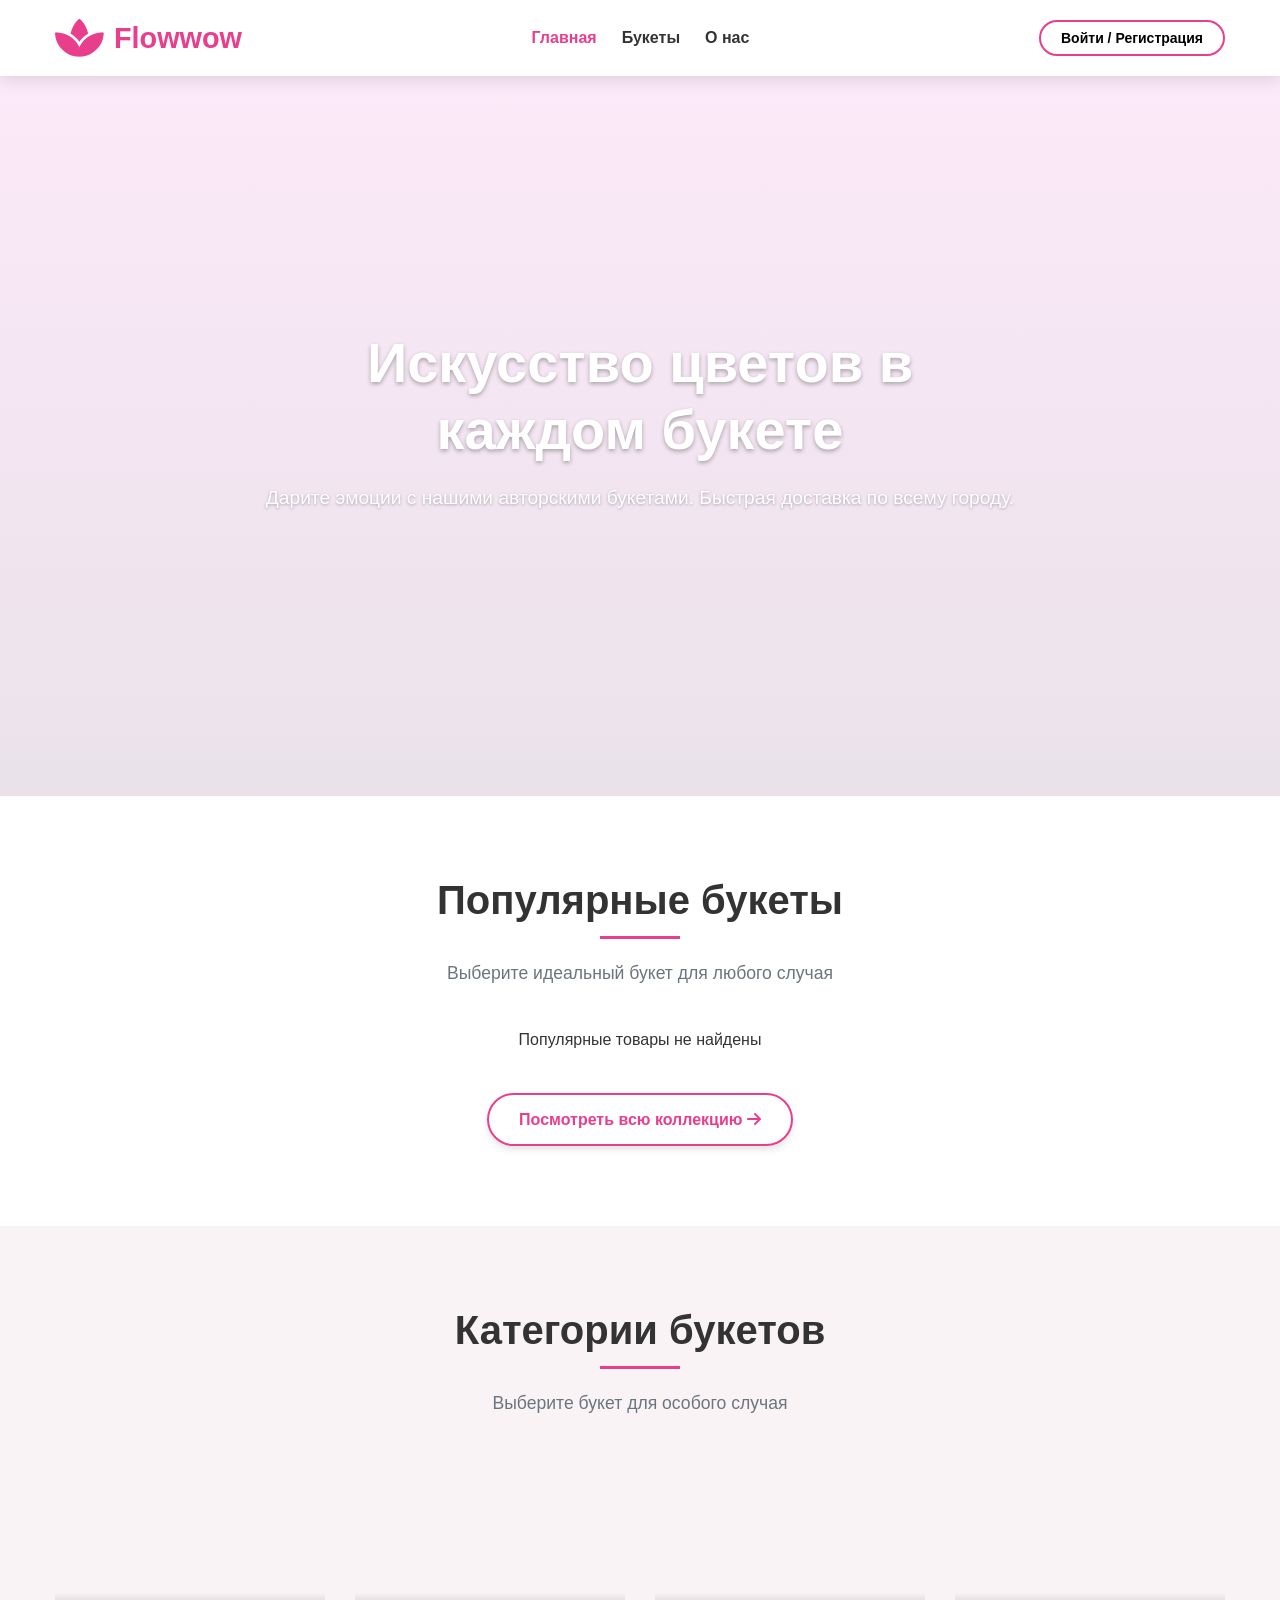
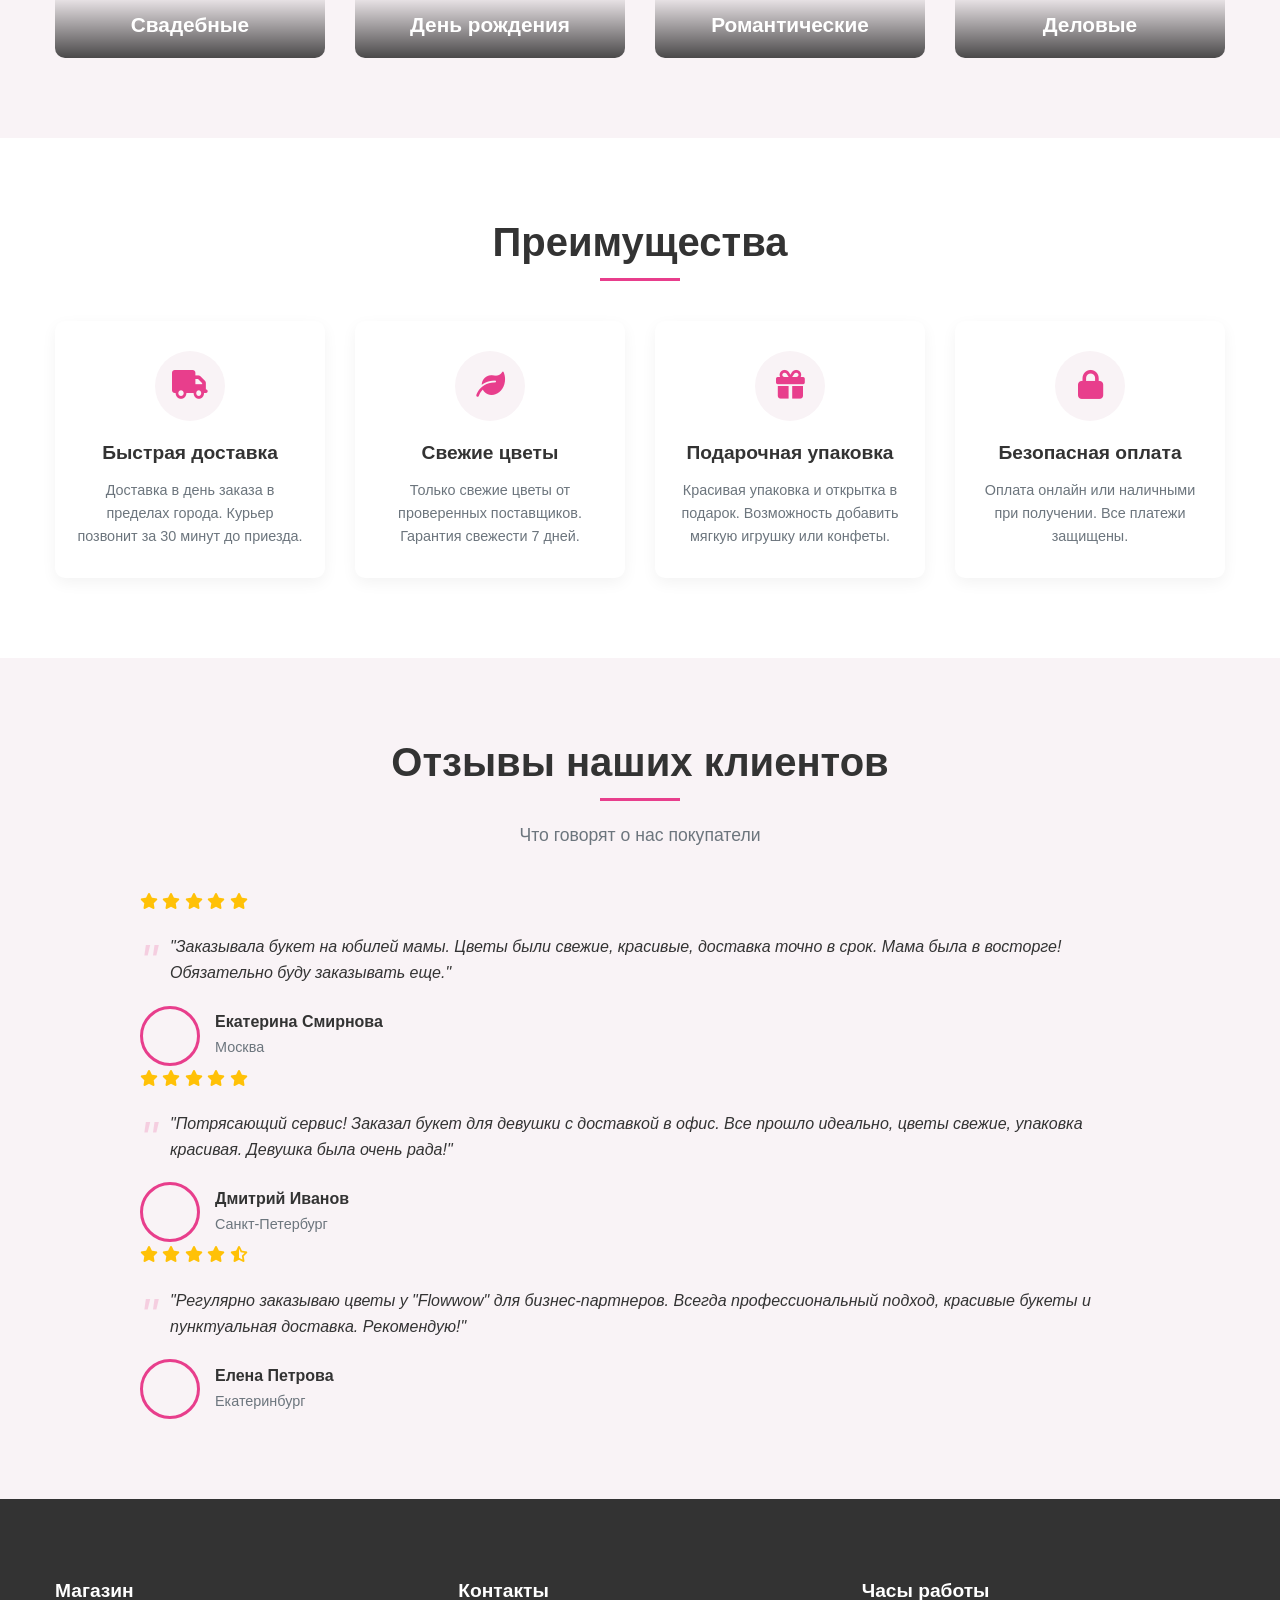
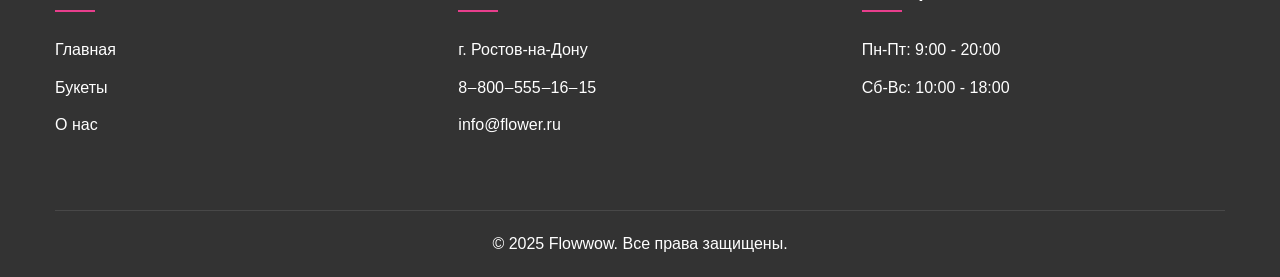
<file: flower_shop-финал работы/frontend/index.html>
<!DOCTYPE html>
<html lang="ru">
<head>
    <meta charset="UTF-8">
    <meta name="viewport" content="width=device-width, initial-scale=1.0">
    <title>Цветочная мастерская "Flowwow"</title>
    <link rel="stylesheet" href="https://cdnjs.cloudflare.com/ajax/libs/font-awesome/6.0.0-beta3/css/all.min.css">
    <link rel="stylesheet" href="css/style.css">
    <link rel="stylesheet" href="css/index.css">
</head>
<body>
    <!-- Шапка -->
    <header>
        <div class="container">
            <div class="header-top">
                <a href="index.html" class="logo">
                    <i class="fas fa-spa"></i> Flowwow 
                </a>
                <nav class="nav-main">
                    <ul>
                        <li><a href="index.html">Главная</a></li>
                        <li><a href="catalog.html">Букеты</a></li>
                        <li><a href="about.html">О нас</a></li>
                    </ul>
                </nav>
                <div class="header-icons">
                    
                </div>
                <button class="hamburger" aria-label="Меню">
                    <i class="fas fa-bars"></i>
                </button>
            </div>
        </div>
    </header>

    <!-- Герой-секция -->
    <section class="hero">
        <div class="hero-slider">
            <div class="slide active" style="background-image: linear-gradient(rgba(247, 199, 239, 0.4), rgba(202, 183, 202, 0.4)), url('https://i.pinimg.com/736x/2b/59/d3/2b59d3685de2a7461f557ccf16bdda40.jpg');">
                <div class="container">
                    <h1>Искусство цветов в каждом букете</h1>
                    <p>Дарите эмоции с нашими авторскими букетами. Быстрая доставка по всему городу.</p>
                </div>
            </div>
        </div>
    </section>

    <!-- Популярные товары -->
    <section class="popular">
        <div class="container">
            <h2 class="section-title">Популярные букеты</h2>
            <p class="section-subtitle">Выберите идеальный букет для любого случая</p>
            
            <div class="product-grid">
                
            </div>
            
            <div class="text-center" style="margin-top: 40px;">
                <a href="catalog.html" class="btn btn-outline">Посмотреть всю коллекцию <i class="fas fa-arrow-right"></i></a>
            </div>
        </div>
    </section>

    <!-- Категории -->
    <section class="categories">
        <div class="container">
            <h2 class="section-title">Категории букетов</h2>
            <p class="section-subtitle">Выберите букет для особого случая</p>
            
            <div class="category-grid">
                <a href="catalog.html?cat=wedding" class="category-card">
                    <div class="category-img" style="background-image: url('https://i.pinimg.com/736x/04/99/5d/04995d268635d11f1ee0a659525a0711.jpg');"></div>
                    <h3>Свадебные</h3>
                </a>
                
                <a href="catalog.html?cat=birthday" class="category-card">
                    <div class="category-img" style="background-image: url('https://i.pinimg.com/736x/ac/ed/d2/acedd2e2b953d0637e41e9fffdbbfee7.jpg');"></div>
                    <h3>День рождения</h3>
                </a>
                
                <a href="catalog.html?cat=romantic" class="category-card">
                    <div class="category-img" style="background-image: url('https://i.pinimg.com/736x/d9/6d/7c/d96d7c6e332d711c13acb67193b7380a.jpg');"></div>
                    <h3>Романтические</h3>
                </a>
                
                <a href="catalog.html?cat=business" class="category-card">
                    <div class="category-img" style="background-image: url('https://i.pinimg.com/736x/44/b8/fa/44b8fa8a8744b195159eb5a3a19e2919.jpg');"></div>
                    <h3>Деловые</h3>
                </a>
            </div>
        </div>
    </section>


    <!-- Преимущества -->
    <section class="features">
        <div class="container">
            <h2 class="section-title">Преимущества</h2>
            <div class="features-grid">
                <div class="feature-card">
                    <div class="feature-icon"><i class="fas fa-truck"></i></div>
                    <h3>Быстрая доставка</h3>
                    <p>Доставка в день заказа в пределах города. Курьер позвонит за 30 минут до приезда.</p>
                </div>
                <div class="feature-card">
                    <div class="feature-icon"><i class="fas fa-leaf"></i></div>
                    <h3>Свежие цветы</h3>
                    <p>Только свежие цветы от проверенных поставщиков. Гарантия свежести 7 дней.</p>
                </div>
                <div class="feature-card">
                    <div class="feature-icon"><i class="fas fa-gift"></i></div>
                    <h3>Подарочная упаковка</h3>
                    <p>Красивая упаковка и открытка в подарок. Возможность добавить мягкую игрушку или конфеты.</p>
                </div>
                <div class="feature-card">
                    <div class="feature-icon"><i class="fas fa-lock"></i></div>
                    <h3>Безопасная оплата</h3>
                    <p>Оплата онлайн или наличными при получении. Все платежи защищены.</p>
                </div>
            </div>
        </div>
    </section>

    <!-- Отзывы -->
    <section class="testimonials">
        <div class="container">
            <h2 class="section-title">Отзывы наших клиентов</h2>
            <p class="section-subtitle">Что говорят о нас покупатели</p>
            
            <div class="testimonial-slider">
                <div class="testimonial-slide active">
                    <div class="testimonial-content">
                        <div class="rating">
                            <i class="fas fa-star"></i>
                            <i class="fas fa-star"></i>
                            <i class="fas fa-star"></i>
                            <i class="fas fa-star"></i>
                            <i class="fas fa-star"></i>
                        </div>
                        <p class="testimonial-text">"Заказывала букет на юбилей мамы. Цветы были свежие, красивые, доставка точно в срок. Мама была в восторге! Обязательно буду заказывать еще."</p>
                        <div class="client-info">
                            <div class="client-photo" style="background-image: url('https://randomuser.me/api/portraits/women/43.jpg');"></div>
                            <div class="client-details">
                                <h4>Екатерина Смирнова</h4>
                                <p>Москва</p>
                            </div>
                        </div>
                    </div>
                </div>
                
                <div class="testimonial-slide">
                    <div class="testimonial-content">
                        <div class="rating">
                            <i class="fas fa-star"></i>
                            <i class="fas fa-star"></i>
                            <i class="fas fa-star"></i>
                            <i class="fas fa-star"></i>
                            <i class="fas fa-star"></i>
                        </div>
                        <p class="testimonial-text">"Потрясающий сервис! Заказал букет для девушки с доставкой в офис. Все прошло идеально, цветы свежие, упаковка красивая. Девушка была очень рада!"</p>
                        <div class="client-info">
                            <div class="client-photo" style="background-image: url('https://randomuser.me/api/portraits/men/32.jpg');"></div>
                            <div class="client-details">
                                <h4>Дмитрий Иванов</h4>
                                <p>Санкт-Петербург</p>
                            </div>
                        </div>
                    </div>
                </div>
                
                <div class="testimonial-slide">
                    <div class="testimonial-content">
                        <div class="rating">
                            <i class="fas fa-star"></i>
                            <i class="fas fa-star"></i>
                            <i class="fas fa-star"></i>
                            <i class="fas fa-star"></i>
                            <i class="fas fa-star-half-alt"></i>
                        </div>
                        <p class="testimonial-text">"Регулярно заказываю цветы у "Flowwow" для бизнес-партнеров. Всегда профессиональный подход, красивые букеты и пунктуальная доставка. Рекомендую!"</p>
                        <div class="client-info">
                            <div class="client-photo" style="background-image: url('https://randomuser.me/api/portraits/women/65.jpg');"></div>
                            <div class="client-details">
                                <h4>Елена Петрова</h4>
                                <p>Екатеринбург</p>
                            </div>
                        </div>
                    </div>
                </div>
            </div>
        </div>
    </section>

    <!-- Подвал -->
    <footer>
        <div class="container">
            <div class="footer-content">
                <div class="footer-column">
                    <h3>Магазин</h3>
                    <ul>
                        <li><a href="index.html">Главная</a></li>
                        <li><a href="catalog.html">Букеты</a></li>
                        <li><a href="about.html">О нас</a></li>
                    </ul>
                </div>
                <div class="footer-column">
                    <h3>Контакты</h3>
                    <ul>
                        <li> г. Ростов-на-Дону</li>
                        <li>8‒800‒555‒16‒15</li>
                        <li>info@flower.ru</li>
                    </ul>
                </div>
                <div class="footer-column">
                    <h3>Часы работы</h3>
                    <ul>
                        <li>Пн-Пт: 9:00 - 20:00</li>
                        <li>Сб-Вс: 10:00 - 18:00</li>
                    </ul>
                </div>
            </div>
            <div class="copyright">
                <p>© 2025 Flowwow. Все права защищены.</p>
            </div>
        </div>
    </footer>

    <!-- модальное окно авторизации -->
    <div id="auth-modal" class="auth-modal-overlay">
        <div class="auth-modal-container">
            <button class="auth-modal-close">&times;</button>
            <div class="auth-modal-header">
                <div class="auth-tabs">
                    <button class="auth-tab active" data-tab="login">Вход</button>
                    <button class="auth-tab" data-tab="register">Регистрация</button>
                </div>
            </div>
            <div class="auth-modal-body">
                <!-- форма входа -->
                <form id="login-form" class="auth-form">
                    <div class="auth-form-field">
                        <label>Логин</label>
                        <input type="text" id="login-username" required maxlength="20">
                    </div>
                    <div class="auth-form-field">
                        <label>Пароль</label>
                        <input type="password" id="login-password" required maxlength="30">
                    </div>
                    <div class="auth-error" id="login-error"></div>
                    <button type="submit" class="auth-submit-btn">Войти</button>
                </form>
                
                <!-- форма регистрации -->
                <form id="register-form" class="auth-form hidden">
                    <div class="auth-form-field">
                        <label>Логин</label>
                        <input type="text" id="register-username" required maxlength="20">
                    </div>
                    <div class="auth-form-field">
                        <label>Пароль</label>
                        <input type="password" id="register-password" required maxlength="30">
                    </div>
                    <div class="auth-error" id="register-error"></div>
                    <button type="submit" class="auth-submit-btn">Зарегистрироваться</button>
                </form>
            </div>
        </div>
    </div>
    <!--Редактирование профиля-->
    <div id="profile-modal" class="auth-modal-overlay">
        <div class="auth-modal-container">
            <button class="auth-modal-close" id="closeProfileModalBtn">&times;</button>
            <div class="auth-modal-header">
                <h2 class="profile-modal-title">Редактировать профиль</h2>
            </div>
            <div class="auth-modal-body">
                <div class="avatar-section">
                    <img id="modalAvatarPreview" class="current-avatar-large" alt="Аватар">
                    <input type="file" id="avatarUpload" accept="image/*" style="display: none;">
                    <button class="avatar-upload-btn" id="uploadAvatarBtn">Загрузить фото</button>
                </div>
                <div class="profile-form-field">
                    <label>Логин</label>
                    <input type="text" id="profile-username" class="profile-username-readonly" required maxlength="20" readonly>
                </div>
                <div class="profile-form-field">
                    <label>Текущий пароль</label>
                    <input type="password" id="currentPassword" placeholder="Введите текущий пароль"  required maxlength="30">
                </div>
                <div class="profile-form-field">
                    <label>Новый пароль</label>
                    <input type="password" id="newPassword" placeholder="Введите новый пароль" required maxlength="30">
                </div>
                <div class="profile-form-field">
                    <label>Подтвердите новый пароль</label>
                    <input type="password" id="confirmPassword" placeholder="Подтвердите новый пароль" required maxlength="30">
                </div>
            </div>
        <div class="auth-modal-footer">
            <button class="profile-modal-btn profile-modal-btn-cancel" id="cancelProfileModalBtn">Отмена</button>
            <button class="profile-modal-btn profile-modal-btn-save" id="saveProfileBtn">Сохранить</button>
        </div>
        </div>
    </div>
    <script src="js/config.js"></script>
    <script src="js/auth.js"></script>
    <script src="js/index.js"></script>
    <script src="js/script.js"></script>
    <script src="js/catalog.js"></script>
    <script src="js/order-modal.js"></script>
</body>
</html>
</file>
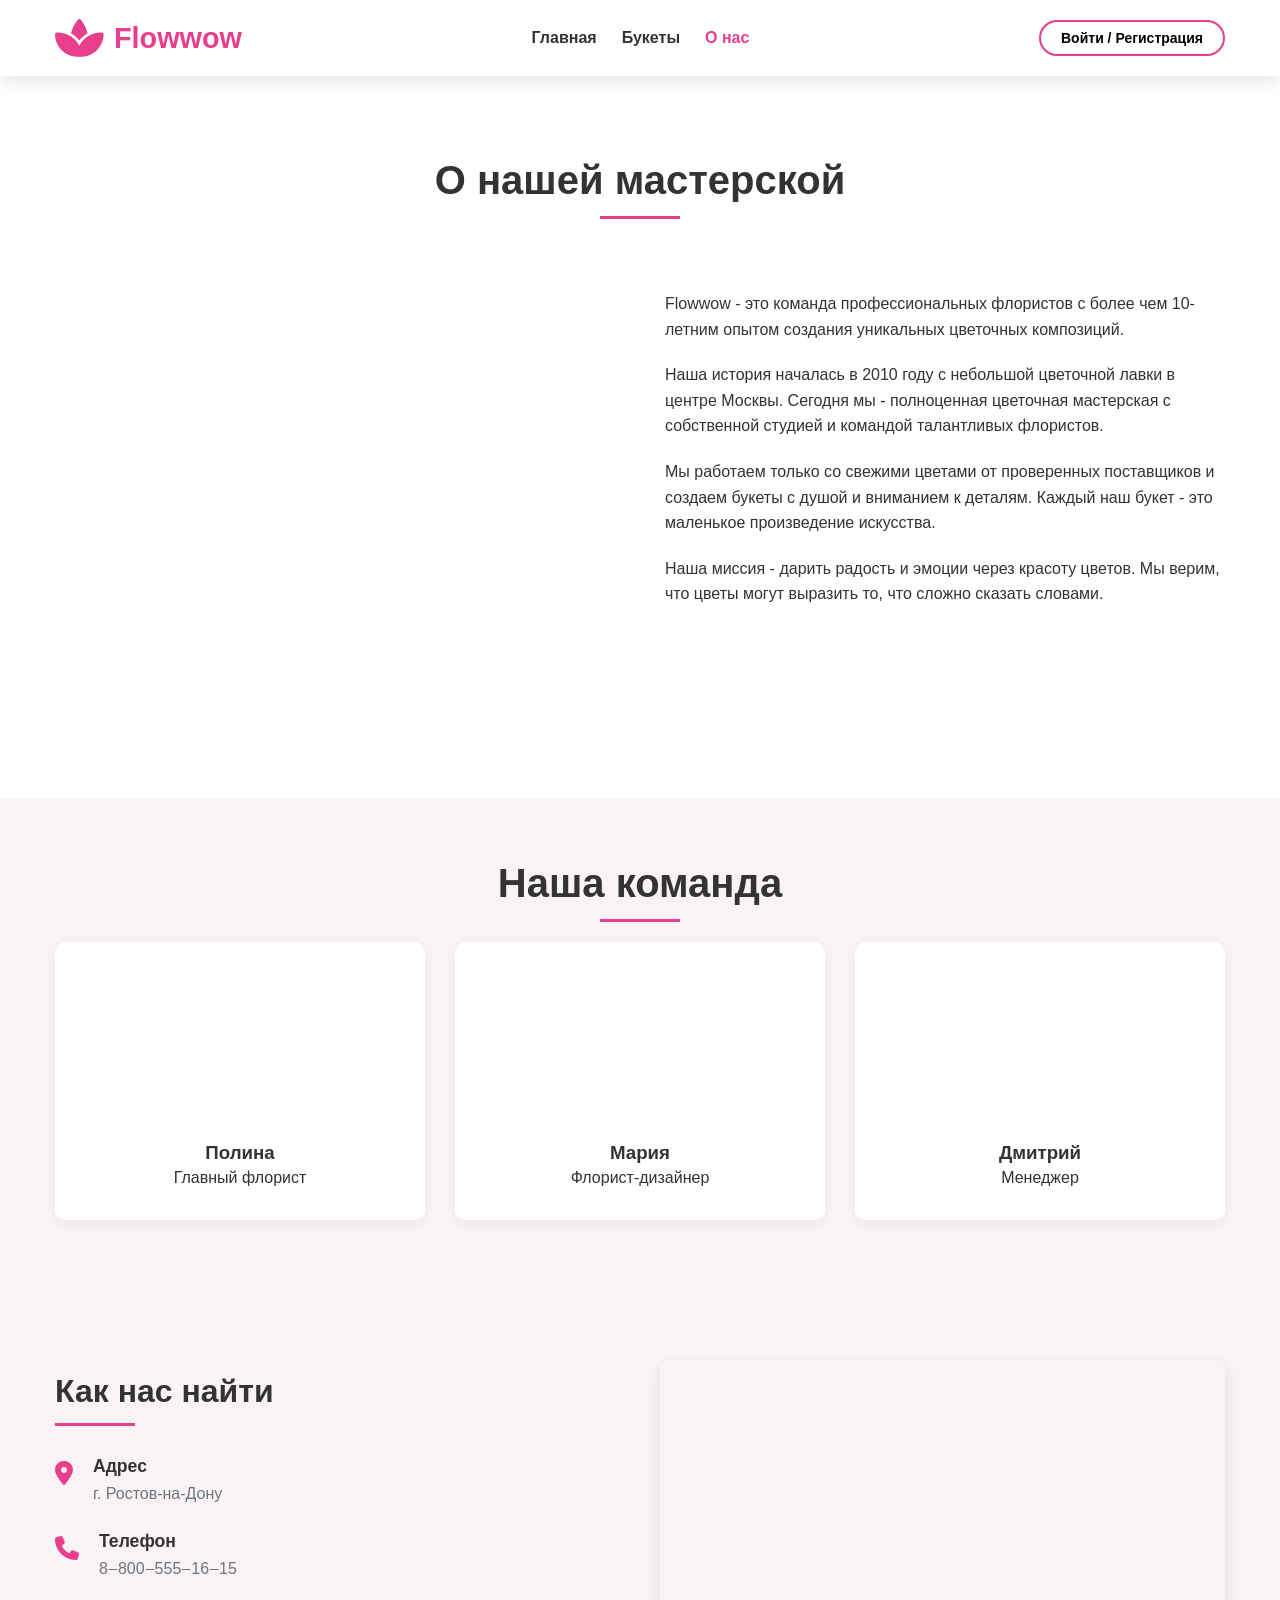
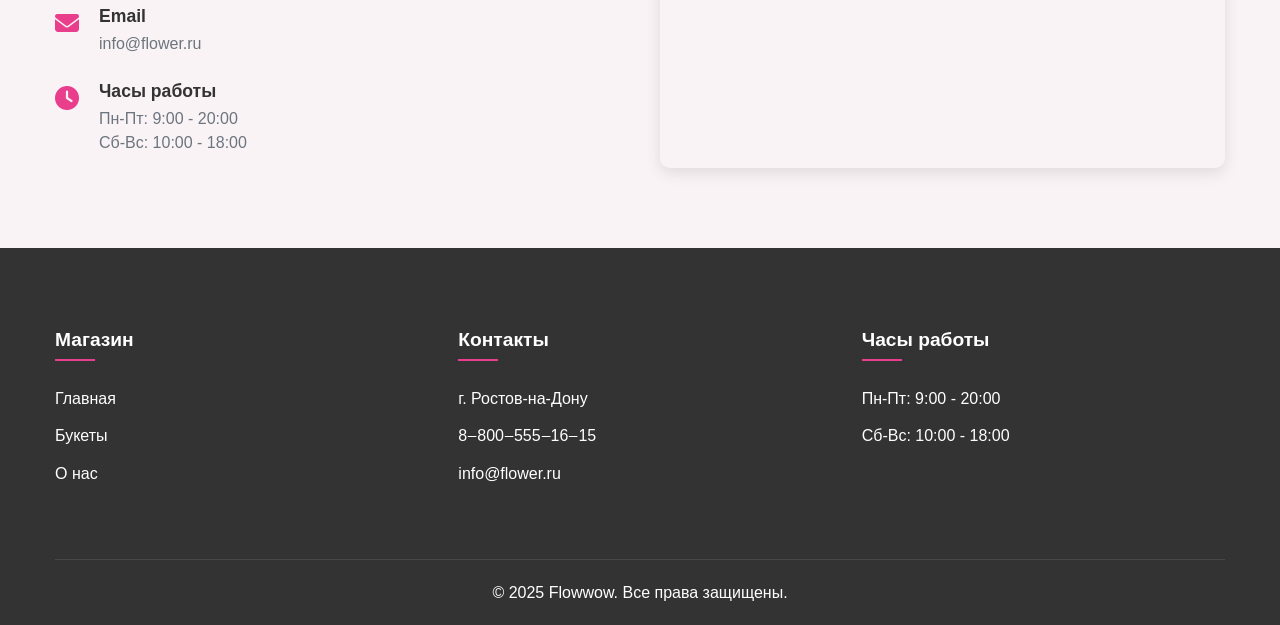
<file: flower_shop-финал работы/frontend/about.html>
<!DOCTYPE html>
<html lang="ru">
<head>
    <meta charset="UTF-8">
    <meta name="viewport" content="width=device-width, initial-scale=1.0">
    <title>О нас - Flowwow </title>
    <link rel="stylesheet" href="css/style.css">
    <link rel="stylesheet" href="css/about.css">
    <link rel="stylesheet" href="https://cdnjs.cloudflare.com/ajax/libs/font-awesome/6.4.0/css/all.min.css">
</head>
<body>
    <!-- Шапка -->
    <header>
        <div class="container">
            <div class="header-top">
                <a href="index.html" class="logo">
                    <i class="fas fa-spa"></i> Flowwow 
                </a>
                <nav class="nav-main">
                    <ul>
                        <li><a href="index.html">Главная</a></li>
                        <li><a href="catalog.html">Букеты</a></li>
                        <li><a href="about.html">О нас</a></li>
                    </ul>
                </nav>
                <div class="header-icons">
                    
                </div>
                <button class="hamburger" aria-label="Меню">
                    <i class="fas fa-bars"></i>
                </button>
            </div>
        </div>
    </header>

    <!-- О нас -->
    <section class="about-page">
        <div class="container">
            <h1 class="page-title">О нашей мастерской</h1>
            <div class="about-content">
                <div class="about-img" style="background-image: url('https://i.pinimg.com/736x/40/78/4f/40784f0ccab353251335751f474581e7.jpg');"></div>
                <div class="about-text">
                    <p>Flowwow - это команда профессиональных флористов с более чем 10-летним опытом создания уникальных цветочных композиций.</p>
                    <p>Наша история началась в 2010 году с небольшой цветочной лавки в центре Москвы. Сегодня мы - полноценная цветочная мастерская с собственной студией и командой талантливых флористов.</p>
                    <p>Мы работаем только со свежими цветами от проверенных поставщиков и создаем букеты с душой и вниманием к деталям. Каждый наш букет - это маленькое произведение искусства.</p>
                    <p>Наша миссия - дарить радость и эмоции через красоту цветов. Мы верим, что цветы могут выразить то, что сложно сказать словами.</p>
                </div>
            </div>
        </div>
    </section>

    <!-- Наша команда -->
    <section class="team">
        <div class="container">
            <h2 class="section-title">Наша команда</h2>
            <div class="team-grid">
                <div class="team-member">
                    <div class="member-photo" style="background-image: url('https://i.pinimg.com/736x/1e/a3/6d/1ea36d5bb25523c8d877f9c58b48bfa3.jpg');"></div>
                    <h3>Полина</h3>
                    <p>Главный флорист</p>
                </div>
                <div class="team-member">
                    <div class="member-photo" style="background-image: url('https://i.pinimg.com/736x/21/b7/ae/21b7ae162182f17922ac5b193161d1c4.jpg');"></div>
                    <h3>Мария</h3>
                    <p>Флорист-дизайнер</p>
                </div>
                <div class="team-member">
                    <div class="member-photo" style="background-image: url('https://i.pinimg.com/736x/47/b4/08/47b408d514b99960bd5041e7f9153e3f.jpg');"></div>
                    <h3>Дмитрий</h3>
                    <p>Менеджер</p>
                </div>
            </div>
        </div>
    </section>

        <!-- Контакты и карта -->
        <section class="map-section bg-soft-blue">
            <div class="container">
              <div class="map-container">
                <div class="map-info">
                  <h2>Как нас найти</h2>
                  <div class="contact-details">
                    <div class="contact-item">
                      <i class="fas fa-map-marker-alt"></i>
                      <div>
                        <h3>Адрес</h3>
                        <p>г. Ростов-на-Дону</p>
                      </div>
                    </div>
                    
                    <div class="contact-item">
                      <i class="fas fa-phone"></i>
                      <div>
                        <h3>Телефон</h3>
                        <p>8‒800‒555‒16‒15</p>
                      </div>
                    </div>
                    
                    <div class="contact-item">
                      <i class="fas fa-envelope"></i>
                      <div>
                        <h3>Email</h3>
                        <p>info@flower.ru</p>
                      </div>
                    </div>
                    
                    <div class="contact-item">
                      <i class="fas fa-clock"></i>
                      <div>
                        <h3>Часы работы</h3>
                        <p>Пн-Пт: 9:00 - 20:00<br>Сб-Вс: 10:00 - 18:00</p>
                      </div>
                    </div>
                  </div>
                </div>
                
                <div class="map-wrapper">
                  <iframe 
                    src="https://yandex.ru/map-widget/v1/?um=constructor%3A1a2b3c4d5e6f7g8h9i0j1k2l3m4n5o6p&amp;source=constructor" 
                    width="100%" 
                    height="400" 
                    frameborder="0"
                    style="border-radius: 8px;"
                  ></iframe>
                </div>
              </div>
            </div>
          </section>

    <!-- Подвал -->
    <footer>
        <div class="container">
            <div class="footer-content">
                <div class="footer-column">
                    <h3>Магазин</h3>
                    <ul>
                        <li><a href="index.html">Главная</a></li>
                        <li><a href="catalog.html">Букеты</a></li>
                        <li><a href="about.html">О нас</a></li>
                    </ul>
                </div>
                <div class="footer-column">
                    <h3>Контакты</h3>
                    <ul>
                        <li> г. Ростов-на-Дону</li>
                        <li>8‒800‒555‒16‒15</li>
                        <li>info@flower.ru</li>
                    </ul>
                </div>
                <div class="footer-column">
                    <h3>Часы работы</h3>
                    <ul>
                        <li>Пн-Пт: 9:00 - 20:00</li>
                        <li>Сб-Вс: 10:00 - 18:00</li>
                    </ul>
                </div>
            </div>
            <div class="copyright">
                <p>© 2025 Flowwow. Все права защищены.</p>
            </div>
        </div>
    </footer>

    <!-- модальное окно авторизации -->
    <div id="auth-modal" class="auth-modal-overlay">
        <div class="auth-modal-container">
            <button class="auth-modal-close">&times;</button>
            <div class="auth-modal-header">
                <div class="auth-tabs">
                    <button class="auth-tab active" data-tab="login">Вход</button>
                    <button class="auth-tab" data-tab="register">Регистрация</button>
                </div>
            </div>
            <div class="auth-modal-body">
                <!-- форма входа -->
                <form id="login-form" class="auth-form">
                    <div class="auth-form-field">
                        <label>Логин</label>
                        <input type="text" id="login-username" required maxlength="20">
                    </div>
                    <div class="auth-form-field">
                        <label>Пароль</label>
                        <input type="password" id="login-password" required maxlength="30">
                    </div>
                    <div class="auth-error" id="login-error"></div>
                    <button type="submit" class="auth-submit-btn">Войти</button>
                </form>
                
                <!-- форма регистрации -->
                <form id="register-form" class="auth-form hidden">
                    <div class="auth-form-field">
                        <label>Логин</label>
                        <input type="text" id="register-username" required maxlength="20">
                    </div>
                    <div class="auth-form-field">
                        <label>Пароль</label>
                        <input type="password" id="register-password" required maxlength="30">
                    </div>
                    <div class="auth-error" id="register-error"></div>
                    <button type="submit" class="auth-submit-btn">Зарегистрироваться</button>
                </form>
            </div>
        </div>
    </div>

    <!--Редактирование профиля-->
    <div id="profile-modal" class="auth-modal-overlay">
        <div class="auth-modal-container">
            <button class="auth-modal-close" id="closeProfileModalBtn">&times;</button>
            <div class="auth-modal-header">
                <h2 class="profile-modal-title">Редактировать профиль</h2>
            </div>
            <div class="auth-modal-body">
                <div class="avatar-section">
                    <img id="modalAvatarPreview" class="current-avatar-large" alt="Аватар">
                    <input type="file" id="avatarUpload" accept="image/*" style="display: none;">
                    <button class="avatar-upload-btn" id="uploadAvatarBtn">Загрузить фото</button>
                </div>
                <div class="profile-form-field">
                    <label>Логин</label>
                    <input type="text" id="profile-username" class="profile-username-readonly" required maxlength="20" readonly>
                <div class="profile-form-field">
                    <label>Текущий пароль</label>
                    <input type="password" id="currentPassword" placeholder="Введите текущий пароль" required maxlength="30">
                </div>
                <div class="profile-form-field">
                    <label>Новый пароль</label>
                    <input type="password" id="newPassword" placeholder="Введите новый пароль" required maxlength="30">
                </div>
                <div class="profile-form-field">
                    <label>Подтвердите новый пароль</label>
                    <input type="password" id="confirmPassword" placeholder="Подтвердите новый пароль" required maxlength="30">
                </div>
            </div>
            <div class="auth-modal-footer">
                <button class="profile-modal-btn profile-modal-btn-cancel" id="cancelProfileModalBtn">Отмена</button>
                <button class="profile-modal-btn profile-modal-btn-save" id="saveProfileBtn">Сохранить</button>
            </div>
        </div>
    </div>
    <script src="js/config.js"></script>
    <script src="js/auth.js"></script>
    <script src="js/script.js"></script>
</body>
</html>
</file>
<file: flower_shop-финал работы/frontend/css/style.css>
/* Reset и базовые стили */
:root {
    --primary-color: #e83e8c;
    --primary-hover: #d12d7b;
    --secondary-color: #6c757d;
    --light-color: #f9f3f6;
    --dark-color: #333;
    --white: #fff;
    --gray-light: #eee;
    --shadow: 0 5px 15px rgba(0, 0, 0, 0.1);
    --transition: all 0.3s ease;
  }
  
  * {
    margin: 0;
    padding: 0;
    box-sizing: border-box;
  }
  
  body {
    font-family: 'Segoe UI', 'Roboto', 'Helvetica Neue', Arial, sans-serif;
    color: var(--dark-color);
    line-height: 1.6;
    background-color: var(--white);
    overflow-x: hidden;
  }
  
  h1, h2, h3, h4 {
    font-weight: 700;
    line-height: 1.2;
  }
  
  a {
    text-decoration: none;
    color: inherit;
    transition: var(--transition);
  }
  
  ul {
    list-style: none;
  }
  
  img {
    max-width: 100%;
    height: auto;
  }
  
  .container {
    width: 100%;
    max-width: 1200px;
    margin: 0 auto;
    padding: 0 15px;
  }
  
  /* Кнопки и элементы интерфейса */
  .btn {
    display: inline-block;
    background-color: var(--primary-color);
    color: var(--white);
    padding: 12px 30px;
    border-radius: 30px;
    font-weight: 600;
    transition: var(--transition);
    border: none;
    cursor: pointer;
    text-align: center;
    box-shadow: 0 4px 6px rgba(0, 0, 0, 0.1);
  }
  
  .btn:hover {
    background-color: var(--primary-hover);
    transform: translateY(-2px);
    box-shadow: 0 6px 8px rgba(0, 0, 0, 0.15);
  }
  
  .btn-small {
    padding: 8px 20px;
    font-size: 14px;
  }
  
  .btn-outline {
    background-color: transparent;
    border: 2px solid var(--primary-color);
    color: var(--primary-color);
  }
  
  .btn-outline:hover {
    background-color: var(--primary-color);
    color: var(--white);
  }
  
  .section-title {
    text-align: center;
    margin-bottom: 20px;
    font-size: 2.5rem;
    color: var(--dark-color);
    position: relative;
    padding-bottom: 15px;
  }
  
  .section-title::after {
    content: '';
    position: absolute;
    bottom: 0;
    left: 50%;
    transform: translateX(-50%);
    width: 80px;
    height: 3px;
    background-color: var(--primary-color);
  }
  
  .section-subtitle {
    text-align: center;
    margin-bottom: 40px;
    font-size: 1.1rem;
    color: var(--secondary-color);
    max-width: 700px;
    margin-left: auto;
    margin-right: auto;
  }
  
  .text-center {
    text-align: center;
  }
  
  /* Шапка */
  header {
    background-color: var(--white);
    box-shadow: var(--shadow);
    position: sticky;
    top: 0;
    z-index: 1000;
    transition: var(--transition);
  }
  
  .header-top {
    display: flex;
    justify-content: space-between;
    align-items: center;
    padding: 15px 0;
  }
  
  .logo {
    font-size: 1.8rem;
    font-weight: 700;
    color: var(--primary-color);
    display: flex;
    align-items: center;
    gap: 10px;
  }
  
  .logo i {
    font-size: 1.5em;
  }
  
  .nav-main ul {
    display: flex;
    gap: 25px;
  }
  
  .nav-main a {
    font-weight: 600;
    padding: 5px 0;
    position: relative;
  }
  
  .nav-main a::after {
    content: '';
    position: absolute;
    bottom: 0;
    left: 0;
    width: 0;
    height: 2px;
    background-color: var(--primary-color);
    transition: var(--transition);
  }
  
  .nav-main a:hover::after {
    width: 100%;
  }
  
  .header-icons {
    display: flex;
    align-items: center;
    gap: 20px;
  }
  
  .header-icons a {
    display: flex;
    align-items: center;
    gap: 5px;
    font-weight: 600;
  }
  
  .cart-icon {
    position: relative;
  }
  
  .cart-count {
    position: absolute;
    top: -8px;
    right: -8px;
    background-color: var(--primary-color);
    color: var(--white);
    border-radius: 50%;
    width: 18px;
    height: 18px;
    display: flex;
    align-items: center;
    justify-content: center;
    font-size: 10px;
    font-weight: bold;
  }
  
  .hamburger {
    display: none;
    background: none;
    border: none;
    font-size: 1.5rem;
    color: var(--dark-color);
    cursor: pointer;
  }
  
  /* Подвал */
  footer {
    background-color: var(--dark-color);
    color: var(--white);
    padding: 80px 0 20px;
  }
  
  .footer-content {
    display: grid;
    grid-template-columns: repeat(auto-fit, minmax(250px, 1fr));
    gap: 40px;
    margin-bottom: 60px;
  }
  
  .footer-column h3 {
    margin-bottom: 25px;
    font-size: 1.2rem;
    position: relative;
    padding-bottom: 10px;
  }
  
  .footer-column h3::after {
    content: '';
    position: absolute;
    bottom: 0;
    left: 0;
    width: 40px;
    height: 2px;
    background-color: var(--primary-color);
  }
  
  .footer-column ul li {
    margin-bottom: 12px;
  }
  
  .footer-column ul li a:hover {
    color: var(--primary-color);
    padding-left: 5px;
  }
  
  .footer-column i {
    margin-right: 10px;
    width: 20px;
    text-align: center;
    color: var(--primary-color);
  }
  
  .footer-social {
    display: flex;
    gap: 15px;
    margin-top: 20px;
  }
  
  .footer-social a {
    display: flex;
    align-items: center;
    justify-content: center;
    width: 40px;
    height: 40px;
    border-radius: 50%;
    background-color: rgba(255, 255, 255, 0.1);
    color: var(--white);
    transition: var(--transition);
  }
  
  .footer-social a:hover {
    background-color: var(--primary-color);
    transform: translateY(-3px);
  }
  
  .footer-payment {
    display: flex;
    gap: 15px;
    margin-top: 20px;
    font-size: 1.8rem;
  }
  
  .footer-bottom {
    display: flex;
    justify-content: space-between;
    align-items: center;
    padding-top: 20px;
    border-top: 1px solid rgba(255, 255, 255, 0.1);
  }
  
  .footer-app {
    display: flex;
    gap: 15px;
  }
  
  .footer-app img {
    height: 40px;
    border-radius: 5px;
  }
  
  .copyright {
    text-align: center;
    padding-top: 20px;
    border-top: 1px solid rgba(255, 255, 255, 0.1);
  }  
  /* Модальное окно */
  .modal {
    position: fixed;
    top: 0;
    left: 0;
    width: 100%;
    height: 100%;
    background-color: rgba(0, 0, 0, 0.7);
    display: flex;
    align-items: center;
    justify-content: center;
    opacity: 0;
    visibility: hidden;
    transition: var(--transition);
    z-index: 1000;
  }
  
  .modal.active {
    opacity: 1;
    visibility: visible;
  }
  
  .modal-content {
    background-color: var(--white);
    border-radius: 10px;
    max-width: 800px;
    width: 90%;
    max-height: 90vh;
    overflow-y: auto;
    position: relative;
    box-shadow: 0 10px 30px rgba(0, 0, 0, 0.3);
    animation: modalFadeIn 0.3s ease;
  }
  
  .modal-close {
    position: absolute;
    top: 15px;
    right: 15px;
    background: none;
    border: none;
    font-size: 1.5rem;
    cursor: pointer;
    color: var(--secondary-color);
    transition: var(--transition);
  }
  
  .modal-close:hover {
    color: var(--primary-color);
    transform: rotate(90deg);
  }
  
  .modal-body {
    padding: 40px;
  }
  
  /* Модальное окно заказа */
  .order-modal .modal-content {
      max-width: 500px;
  }

  .order-form {
      display: flex;
      flex-direction: column;
  }

  .order-form-field {
      margin-bottom: 15px;
  }

  .order-form-label {
      display: block;
      margin-bottom: 5px;
      font-weight: 600;
  }

  .order-form-input,
  .order-form-textarea {
      width: 100%;
      padding: 10px;
      border: 1px solid #ddd;
      border-radius: 5px;
      font-family: inherit;
      box-sizing: border-box;
  }

  .order-form-textarea {
      resize: vertical;
      min-height: 80px;
      max-height: 200px;
  }

  .order-form-input:focus,
  .order-form-textarea:focus {
      outline: none;
      border-color: var(--primary-color);
  }

  .order-product-info {
      margin-bottom: 20px;
      padding: 15px;
      background: var(--light-color);
      border-radius: 8px;
  }

  .order-product-title {
      margin-bottom: 10px;
  }

  .order-product-details {
      display: flex;
      gap: 15px;
      align-items: center;
  }

  .order-product-image {
      width: 60px;
      height: 60px;
      object-fit: cover;
      border-radius: 8px;
  }

  .order-product-name {
      font-weight: 600;
      margin-bottom: 5px;
  }

  .order-product-price {
      color: var(--primary-color);
      font-weight: 600;
  }

  .order-submit-btn {
      width: 100%;
  }

  .order-modal-title {
      text-align: center;
      margin-bottom: 25px;
  }
  
  /* Анимации */
  @keyframes fadeInUp {
    from {
      opacity: 0;
      transform: translateY(20px);
    }
    to {
      opacity: 1;
      transform: translateY(0);
    }
  }
  
  @keyframes modalFadeIn {
    from {
      opacity: 0;
      transform: translateY(-20px);
    }
    to {
      opacity: 1;
      transform: translateY(0);
    }
  }
  
  /*Вход/Регистрация*/
  .auth-modal-overlay {
      position: fixed;
      top: 0;
      left: 0;
      width: 100%;
      height: 100%;
      background-color: rgba(0, 0, 0, 0.5);
      display: flex;
      justify-content: center;
      align-items: center;
      z-index: 1000;
      opacity: 0;
      visibility: hidden;
      transition: all 0.3s ease;
  }
  
  .auth-modal-overlay.active {
      opacity: 1;
      visibility: visible;
  }
  
  .auth-modal-container {
      background-color: #f9f3f6;
      border-radius: 20px;
      width: 90%;
      max-width: 450px;
      max-height: 90vh;
      overflow-y: auto;
      box-shadow: 0 20px 60px rgba(0, 0, 0, 0.3);
      border: 3px solid #e83e8c;
  }
  
  .auth-modal-header {
      padding: 20px 24px;
      border-bottom: 2px solid #e83e8c;
      background-color: #f9f3f6;
  }
  
  .auth-tabs {
      display: flex;
      gap: 20px;
      justify-content: center;
  }
  
  .auth-tab {
      background: none;
      border: none;
      font-size: 24px;
      font-weight: 600;
      cursor: pointer;
      color: black;
      opacity: 0.6;
      transition: all 0.2s;
      padding: 5px 0;
  }
  
  .auth-tab.active {
      opacity: 1;
      border-bottom: 3px solid black;
  }
  
  .auth-tab:hover {
      opacity: 0.8;
  }
  
  .auth-modal-close {
      position: absolute;
      top: 15px;
      right: 20px;
      background: none;
      border: none;
      font-size: 28px;
      cursor: pointer;
      color: black;
      transition: color 0.2s;
      line-height: 1;
      width: 36px;
      height: 36px;
      display: flex;
      align-items: center;
      justify-content: center;
      border-radius: 50%;
  }
  .auth-modal-body {
      padding: 24px;
  }
  
  .auth-form {
      display: flex;
      flex-direction: column;
      gap: 20px;
  }
  
  .auth-form.hidden {
      display: none;
  }
  
  .auth-form-field {
      margin-bottom: 5px;
  }
  
  .auth-form-field label {
      display: block;
      margin-bottom: 8px;
      font-weight: 500;
      color: black;
      font-size: 16px;
  }
  
  .auth-form-field input {
      width: 100%;
      padding: 12px 16px;
      border: 2px solid black;
      border-radius: 15px;
      font-size: 16px;
      background: white;
      color: black;
      font-family: inherit;
      box-sizing: border-box;
  }
  
  .auth-form-field input:focus {
      outline: none;
      border-color: #e83e8c;
  }
  
  .auth-submit-btn {
      width: 100%;
      padding: 12px;
      border-radius: 30px;
      font-size: 18px;
      font-weight: 600;
      cursor: pointer;
      transition: all 0.2s;
      border: 2px solid #9B5E2E;
      font-family: inherit;
      background-color: #e83e8c;
      color: white;
      margin-top: 10px;
  }
  
  .auth-error {
      color: #e83e8c;
      font-size: 14px;
      margin-top: 5px;
      display: none;
  }
  
  .auth-error.active {
      display: block;
  }
  
  /* кнопка входа в шапке */
  .auth-header-btn {
      background-color: white;
      border: 2px solid #e83e8c;
      border-radius: 30px;
      padding: 8px 20px;
      font-size: 14px;
      color: black;
      cursor: pointer;
      font-family: inherit;
      font-weight: 600;
      transition: all 0.2s;
      text-decoration: none;
      display: inline-block;
  }
  
  .auth-header-btn:hover {
      background-color: #e83e8c;
      color: white;
  }
  
  /* аватар пользователя в шапке */
  .user-avatar-header {
      display: flex;
      align-items: center;
      gap: 10px;
      cursor: pointer;
      position: relative;
  }
  
  .user-avatar-img {
      width: 40px;
      height: 40px;
      border-radius: 50%;
      object-fit: cover;
      border: 2px solid #e83e8c;
      background-color: white;
  }
  
  .user-avatar-name {
      color: #e83e8c;
      font-weight: 600;
      font-size: 14px;
  }
  
  /* выпадающее меню профиля */
  .profile-dropdown {
      position: absolute;
      top: 50px;
      right: 0;
      background-color: white;
      border: 2px solid #e83e8c;
      border-radius: 15px;
      min-width: 150px;
      z-index: 100;
      display: none;
      overflow: hidden;
  }
  
  .profile-dropdown.show {
      display: block;
  }
  
  .profile-dropdown-item {
      padding: 12px 20px;
      color: black;
      cursor: pointer;
      transition: background 0.2s;
      font-size: 14px;
  }
  
  
  .profile-dropdown-divider {
      height: 1px;
      background-color: #e83e8c;
      margin: 5px 0;
  }
  
  /*Редактирование профиля*/
  .avatar-section {
      display: flex;
      flex-direction: column;
      align-items: center;
      margin-bottom: 24px;
      padding-bottom: 20px;
      border-bottom: 2px dashed #e83e8c;
  }
  
  .current-avatar-large {
      width: 120px;
      height: 120px;
      border-radius: 50%;
      object-fit: cover;
      border: 4px solid #e83e8c;
      margin-bottom: 15px;
      background-color: white;
  }
  
  .avatar-upload-btn {
      background-color: white;
      border: 2px solid #e83e8c;
      border-radius: 30px;
      padding: 8px 20px;
      font-size: 14px;
      color: black;
      cursor: pointer;
      font-family: inherit;
      transition: all 0.2s;
  }

  
  .profile-form-field {
      margin-bottom: 20px;
  }
  
  .profile-form-field label {
      display: block;
      margin-bottom: 8px;
      font-weight: 500;
      color: black;
      font-size: 16px;
  }
  
  .profile-form-field input {
      width: 100%;
      padding: 12px 16px;
      border: 2px solid #e83e8c;
      border-radius: 15px;
      font-size: 16px;
      background: white;
      color: black;
      font-family: inherit;
      box-sizing: border-box;
  }
  
  .profile-form-field input:focus {
      outline: none;
  }
  
  .profile-modal-btn {
      padding: 10px 24px;
      border-radius: 30px;
      font-size: 16px;
      font-weight: 600;
      cursor: pointer;
      transition: all 0.2s;
      border: 2px solid #e83e8c;
      font-family: inherit;
  }
  
  .profile-modal-btn-cancel {
      background-color: white;
      color: black;
  }
  
  
  .profile-modal-btn-save {
      background-color: white;
      color: black;
  }
  
  
  .profile-modal-title {
      text-align: center;
      margin: 0;
      color: black;
  }
  
  .profile-username-readonly {
      background-color: white;
      cursor: not-allowed;
  }
  
  .auth-modal-footer {
      display: flex;
      justify-content: flex-end;
      gap: 15px;
      padding: 20px 24px;
      border-top: 1px solid #e83e8c;
  }
  /* Уведомления */
  .toast-notification {
      position: fixed;
      bottom: 30px;
      right: 30px;
      background: #e83e8c;
      color: white;
      padding: 12px 24px;
      border-radius: 40px;
      font-size: 14px;
      font-weight: 500;
      z-index: 10000;
      box-shadow: 0 4px 12px rgba(0, 0, 0, 0.15);
      animation: slideIn 0.3s ease forwards;
      max-width: 350px;
  }
  
  @keyframes slideIn {
      from {
          transform: translateX(400px);
          opacity: 0;
      }
      to {
          transform: translateX(0);
          opacity: 1;
      }
  }
  
  .toast-notification.hide {
      animation: slideOut 0.3s ease forwards;
  }
  
  @keyframes slideOut {
      from {
          transform: translateX(0);
          opacity: 1;
      }
      to {
          transform: translateX(400px);
          opacity: 0;
      }
  }
  
  @media (max-width: 576px) {
      .toast-notification {
          left: 20px;
          right: 20px;
          text-align: center;
      }
  }
  
  /* Стили для нескольких товаров в модальном окне */
  .order-single-product,
  .order-multiple-products {
      margin-bottom: 20px;
  }
  
  .order-cart-items-list {
      max-height: 300px;
      overflow-y: auto;
      margin-bottom: 15px;
      border: 1px solid #eee;
      border-radius: 8px;
      padding: 10px;
  }
  
  .order-cart-item {
      display: flex;
      align-items: center;
      gap: 15px;
      padding: 10px;
      border-bottom: 1px solid #f0f0f0;
  }
  
  .order-cart-item:last-child {
      border-bottom: none;
  }
  
  .order-cart-item-image {
      width: 50px;
      height: 50px;
      border-radius: 8px;
      object-fit: cover;
  }
  
  .order-cart-item-info {
      flex: 1;
  }
  
  .order-cart-item-name {
      font-weight: 600;
      margin-bottom: 5px;
  }
  
  .order-cart-item-price {
      font-size: 12px;
      color: var(--secondary-color);
  }
  
  .order-cart-item-total {
      font-weight: 600;
      color: var(--primary-color);
  }
  
  .order-cart-total-row {
      display: flex;
      justify-content: space-between;
      padding-top: 15px;
      border-top: 2px solid var(--primary-color);
      font-size: 1.2rem;
      font-weight: 700;
  }
  
  .order-cart-total-row span:last-child {
      color: var(--primary-color);
  }
  
  .cart-item-checkbox-wrapper {
      margin-right: 5px;
  }
  
  .cart-item-checkbox {
      width: 20px;
      height: 20px;
      cursor: pointer;
  }
  
  .select-all-label {
      display: flex;
      align-items: center;
      gap: 10px;
      cursor: pointer;
  }
  
  .cart-checkout-message {
      color: #dc3545;
      font-size: 12px;
      margin-top: 10px;
      text-align: center;
  }


/*Адаптивность*/

@media (max-width: 1024px) {
    .container {
        max-width: 960px;
    }
    
    .nav-main ul {
        gap: 15px;
    }
    
    .footer-content {
        grid-template-columns: repeat(3, 1fr);
        gap: 30px;
    }
}

@media (max-width: 768px) {
    .container {
        padding: 0 20px;
    }
    
    .section-title {
        font-size: 1.8rem;
    }
    
    .section-subtitle {
        font-size: 0.95rem;
    }
    
    .nav-main {
        position: fixed;
        top: 80px;
        left: 0;
        width: 100%;
        background-color: var(--white);
        box-shadow: var(--shadow);
        padding: 20px;
        transform: translateY(-150%);
        opacity: 0;
        transition: var(--transition);
        z-index: 999;
    }
    
    .nav-main.active {
        transform: translateY(0);
        opacity: 1;
    }
    
    .nav-main ul {
        flex-direction: column;
        gap: 15px;
    }
    
    .hamburger {
        display: block;
    }
    
    footer {
        padding: 40px 0 20px;
    }
    
    .footer-content {
        grid-template-columns: 1fr;
        gap: 25px;
        text-align: center;
    }
    
    .footer-column h3::after {
        left: 50%;
        transform: translateX(-50%);
    }
    
    .footer-bottom {
        flex-direction: column;
        gap: 20px;
        text-align: center;
    }
    
    .copyright {
        font-size: 0.75rem;
    }
    
    .auth-modal-container {
        width: 95%;
        margin: 20px;
    }
    
    .auth-tab {
        font-size: 20px;
    }
    
    .auth-modal-body {
        padding: 20px;
    }
    
    .modal-content {
        width: 95%;
        max-height: 85vh;
    }
    
    .modal-body {
        padding: 25px 20px;
    }
}
@media (max-width: 550px) {
    .container {
        padding: 0 15px;
    }
    
    .section-title {
        font-size: 1.5rem;
    }
    
    .section-subtitle {
        font-size: 0.85rem;
    }
    
    .modal-body {
        padding: 30px 20px;
    }
    
    footer {
        padding: 30px 0 15px;
    }
    
    .footer-content {
        gap: 20px;
    }
    
    .footer-column h3 {
        font-size: 1rem;
    }
    
    .footer-column ul li {
        font-size: 0.75rem;
    }
    
    .copyright {
        font-size: 0.65rem;
    }
}
/* Адаптивность для кнопки авторизации */
@media (max-width: 768px) {
    .auth-header-btn {
        padding: 6px 12px;
        font-size: 12px;
        white-space: nowrap;
    }
}

@media (max-width: 480px) {
    .auth-header-btn {
        padding: 5px 10px;
        font-size: 11px;
    }
}
</file>
<file: flower_shop-финал работы/frontend/css/index.css>
/* Герой-секция */
.hero {
    position: relative;
    height: 80vh;
    min-height: 600px;
    overflow: hidden;
  }
  
  .hero-slider {
    position: relative;
    height: 100%;
  }
  
  .slide {
    position: absolute;
    top: 0;
    left: 0;
    width: 100%;
    height: 100%;
    background-size: cover;
    background-position: center;
    display: flex;
    align-items: center;
    opacity: 0;
    transition: opacity 1s ease;
  }
  
  .slide.active {
    opacity: 1;
  }
  
  .slide .container {
    max-width: 800px;
    text-align: center;
    color: var(--white);
    padding: 0 20px;
  }
  
  .slide h1 {
    font-size: 3.5rem;
    margin-bottom: 20px;
    text-shadow: 0 2px 4px rgba(0, 0, 0, 0.3);
    animation: fadeInUp 1s ease;
  }
  
  .slide p {
    font-size: 1.2rem;
    margin-bottom: 30px;
    text-shadow: 0 1px 3px rgba(0, 0, 0, 0.3);
    animation: fadeInUp 1s ease 0.2s forwards;
    opacity: 0;
  }
  
  .slide .btn {
    animation: fadeInUp 1s ease 0.4s forwards;
    opacity: 0;
  }
  
  .slider-btn {
    position: absolute;
    top: 50%;
    transform: translateY(-50%);
    background-color: rgba(255, 255, 255, 0.2);
    color: var(--white);
    border: none;
    width: 50px;
    height: 50px;
    border-radius: 50%;
    font-size: 1.2rem;
    cursor: pointer;
    transition: var(--transition);
    z-index: 10;
    display: flex;
    align-items: center;
    justify-content: center;
  }
  
  .slider-btn:hover {
    background-color: rgba(255, 255, 255, 0.3);
  }
  
  .prev {
    left: 30px;
  }
  
  .next {
    right: 30px;
  }
  
  .slider-dots {
    position: absolute;
    bottom: 30px;
    left: 0;
    right: 0;
    display: flex;
    justify-content: center;
    gap: 10px;
  }
  
  .dot {
    width: 12px;
    height: 12px;
    border-radius: 50%;
    background-color: rgba(255, 255, 255, 0.5);
    cursor: pointer;
    transition: var(--transition);
  }
  
  .dot.active {
    background-color: var(--white);
    transform: scale(1.2);
  }
  
  /* Популярные товары */
  .popular {
    padding: 80px 0;
    background-color: var(--white);
  }
  
  .product-grid {
    display: grid;
    grid-template-columns: repeat(auto-fill, minmax(300px, 1fr));
    gap: 30px;
    margin-top: 40px;
  }
  
  /* Категории */
  .categories {
    padding: 80px 0;
    background-color: var(--light-color);
  }
  
  .category-grid {
    display: grid;
    grid-template-columns: repeat(auto-fill, minmax(250px, 1fr));
    gap: 30px;
    margin-top: 40px;
  }
  
  .category-card {
    position: relative;
    border-radius: 10px;
    overflow: hidden;
    height: 200px;
    transition: var(--transition);
  }
  
  .category-card:hover {
    transform: translateY(-5px);
    box-shadow: var(--shadow);
  }
  
  .category-img {
    width: 100%;
    height: 100%;
    background-size: cover;
    background-position: center;
    transition: transform 0.5s ease;
  }
  
  .category-card:hover .category-img {
    transform: scale(1.1);
  }
  
  .category-card h3 {
    position: absolute;
    bottom: 0;
    left: 0;
    right: 0;
    background: linear-gradient(to top, rgba(0,0,0,0.7), transparent);
    color: var(--white);
    padding: 20px;
    text-align: center;
    font-size: 1.3rem;
  }
  
  /* Преимущества */
  .features {
    padding: 80px 0;
    background-color: var(--white);
  }
  
  .features-grid {
    display: grid;
    grid-template-columns: repeat(auto-fill, minmax(250px, 1fr));
    gap: 30px;
    margin-top: 40px;
  }
  
  .feature-card {
    text-align: center;
    padding: 30px 20px;
    background: var(--white);
    border-radius: 10px;
    box-shadow: 0 5px 15px rgba(0, 0, 0, 0.05);
    transition: var(--transition);
  }
  
  .feature-card:hover {
    transform: translateY(-5px);
    box-shadow: var(--shadow);
  }
  
  .feature-icon {
    width: 70px;
    height: 70px;
    background-color: var(--light-color);
    color: var(--primary-color);
    border-radius: 50%;
    display: flex;
    align-items: center;
    justify-content: center;
    margin: 0 auto 20px;
    font-size: 1.8rem;
  }
  
  .feature-card h3 {
    margin-bottom: 15px;
    font-size: 1.2rem;
  }
  
  .feature-card p {
    color: var(--secondary-color);
    font-size: 0.9rem;
  }
  
  /* Отзывы */
  .testimonials {
    padding: 80px 0;
    background-color: var(--light-color);
  }
  
  .testimonial-slider {
    position: relative;
    max-width: 1000px;
    margin: 40px auto 0;
  }
  
  .testimonial-card {
    background: var(--white);
    border-radius: 10px;
    padding: 30px;
    box-shadow: var(--shadow);
    opacity: 0;
    transition: opacity 0.5s ease;
    position: absolute;
    top: 0;
    left: 0;
    width: 100%;
  }
  
  .testimonial-card.active {
    opacity: 1;
    position: relative;
  }
  
  .rating {
    color: #ffc107;
    margin-bottom: 20px;
  }
  
  .testimonial-text {
    font-style: italic;
    margin-bottom: 20px;
    position: relative;
    padding-left: 30px;
  }
  
  .testimonial-text::before {
    content: '"';
    position: absolute;
    left: 0;
    top: -10px;
    font-size: 3rem;
    color: var(--primary-color);
    opacity: 0.2;
  }
  
  .client-info {
    display: flex;
    align-items: center;
    gap: 15px;
  }
  
  .client-photo {
    width: 60px;
    height: 60px;
    border-radius: 50%;
    background-size: cover;
    background-position: center;
    border: 3px solid var(--primary-color);
  }
  
  .client-details h4 {
    margin-bottom: 5px;
  }
  
  .client-details p {
    color: var(--secondary-color);
    font-size: 0.9rem;
  }
  
  .testimonial-btn {
    position: absolute;
    top: 50%;
    transform: translateY(-50%);
    background-color: var(--primary-color);
    color: var(--white);
    border: none;
    width: 40px;
    height: 40px;
    border-radius: 50%;
    cursor: pointer;
    transition: var(--transition);
    z-index: 10;
    display: flex;
    align-items: center;
    justify-content: center;
  }
  
  .testimonial-btn:hover {
    background-color: var(--primary-hover);
  }
  
  .testimonial-btn.prev {
    left: -50px;
  }
  
  .testimonial-btn.next {
    right: -50px;
  }
  
  .testimonial-dots {
    display: flex;
    justify-content: center;
    gap: 10px;
    margin-top: 30px;
  }
  
  .testimonial-dot {
    width: 12px;
    height: 12px;
    border-radius: 50%;
    background-color: rgba(0, 0, 0, 0.1);
    cursor: pointer;
    transition: var(--transition);
  }
  
  .testimonial-dot.active {
    background-color: var(--primary-color);
    transform: scale(1.2);
  }
  
/* Популярные товары */
.popular {
    padding: 80px 0;
    background-color: var(--white);
}

.product-grid {
    display: grid;
    grid-template-columns: repeat(auto-fill, minmax(300px, 1fr));
    gap: 30px;
    margin-top: 40px;
}

.product-card {
    background: var(--white);
    border-radius: 10px;
    overflow: hidden;
    box-shadow: var(--shadow);
    transition: var(--transition);
    position: relative;
}

.product-card:hover {
    transform: translateY(-10px);
    box-shadow: 0 15px 30px rgba(0, 0, 0, 0.15);
}

.product-img {
    height: 250px;
    background-size: cover;
    background-position: center;
    position: relative;
}

.product-badge {
    position: absolute;
    top: 15px;
    right: 15px;
    background-color: var(--primary-color);
    color: var(--white);
    padding: 5px 10px;
    border-radius: 20px;
    font-size: 12px;
    font-weight: 600;
}

.product-badge.new {
    background-color: #28a745;
}

.wishlist-btn {
    position: absolute;
    top: 15px;
    left: 15px;
    background-color: var(--white);
    color: var(--dark-color);
    width: 35px;
    height: 35px;
    border-radius: 50%;
    display: flex;
    align-items: center;
    justify-content: center;
    border: none;
    cursor: pointer;
    transition: var(--transition);
    opacity: 0;
}

.product-card:hover .wishlist-btn {
    opacity: 1;
}

.wishlist-btn:hover {
    color: var(--primary-color);
}

.wishlist-btn.active {
    color: var(--primary-color);
}

.product-info {
    padding: 20px;
}

.product-info h3 {
    margin-bottom: 10px;
    font-size: 1.2rem;
}

.product-info p {
    color: var(--secondary-color);
    margin-bottom: 15px;
    font-size: 0.9rem;
}

.product-rating {
    display: flex;
    align-items: center;
    gap: 5px;
    margin-bottom: 15px;
    color: #ffc107;
}

.product-rating span {
    color: var(--secondary-color);
    font-size: 0.8rem;
    margin-left: 5px;
}

.product-price {
    display: flex;
    align-items: center;
    gap: 10px;
    margin-bottom: 15px;
}

.current-price {
    font-weight: 700;
    color: var(--primary-color);
    font-size: 1.2rem;
}

.old-price {
    text-decoration: line-through;
    color: var(--secondary-color);
    font-size: 0.9rem;
}

.product-actions {
    display: flex;
    gap: 10px;
}



/*Адаптивность*/
@media (max-width: 1024px) {
    .hero {
        min-height: 500px;
    }
    
    .slide h1 {
        font-size: 2.5rem;
    }
    
    .product-grid {
        grid-template-columns: repeat(2, 1fr);
        gap: 25px;
    }
    
    .category-grid {
        grid-template-columns: repeat(2, 1fr);
        gap: 25px;
    }
    
    .features-grid {
        grid-template-columns: repeat(2, 1fr);
        gap: 25px;
    }
}
@media (max-width: 768px) {
    .slide {
        position: relative;
        min-height: 450px;
        background-size: cover;
        background-position: center;
    }
    
    .slide .container {
        padding: 0 20px;
    }
    
    .slide h1 {
        font-size: 1.8rem;
        margin-bottom: 15px;
    }
    
    .slide p {
        font-size: 0.9rem;
        margin-bottom: 20px;
    }
    
    .product-grid {
        gap: 15px;
    }
    
    .product-img {
        height: 200px;
    }
    
    .product-info {
        padding: 12px;
    }
    
    .product-info h3 {
        font-size: 1rem;
    }
    
    .category-card {
        height: 150px;
    }
    
    .category-card h3 {
        font-size: 1rem;
    }
    
    .feature-card {
        padding: 20px;
    }
    
    .feature-icon {
        width: 55px;
        height: 55px;
        font-size: 1.3rem;
    }
    
    .testimonial-card {
        padding: 20px;
    }
    
    .testimonial-text {
        font-size: 0.9rem;
    }
    
    .client-photo {
        width: 50px;
        height: 50px;
    }
}
@media (max-width: 550px) {
    .product-grid {
        grid-template-columns: 1fr;
        max-width: 320px;
        margin-left: auto;
        margin-right: auto;
    }
    
    .category-grid {
        grid-template-columns: 1fr;
        max-width: 300px;
        margin-left: auto;
        margin-right: auto;
    }
    
    .features-grid {
        grid-template-columns: 1fr;
        max-width: 300px;
        margin-left: auto;
        margin-right: auto;
    }
}

@media (max-width: 480px) {
    .hero {
        min-height: 350px;
        margin-top: -100px;
    }
    
    .slide {
        min-height: 380px;
    }
    
    .slide .container {
        padding: 0 20px;
    }
    
    .slide h1 {
        font-size: 1.5rem;
    }
    
    .slide p {
        font-size: 0.8rem;
    }
    
    .product-img {
        height: 220px;
    }
    
    .category-card {
        height: 130px;
    }
}
</file>
<file: flower_shop-финал работы/frontend/css/about.css>
.about-page {
    padding: 80px 0;
}

.page-title {
    text-align: center;
    margin-bottom: 20px;
    font-size: 2.5rem;
    color: var(--dark-color);
    position: relative;
    padding-bottom: 15px;
}

.page-title::after {
    content: '';
    position: absolute;
    bottom: 0;
    left: 50%;
    transform: translateX(-50%);
    width: 80px;
    height: 3px;
    background-color: var(--primary-color);
}

.about-content {
    display: flex;
    align-items: center;
    gap: 50px;
    margin-top: 40px;
    margin-bottom: 60px;
}

.about-img {
    flex: 1;
    height: 400px;
    background-size: cover;
    background-position: center;
    border-radius: 10px;
}

.about-text {
    flex: 1;
}

.about-text p {
    margin-bottom: 20px;
}

.team {
    padding: 60px 0;
    background-color: #f9f3f6;
}

.team-grid {
    display: grid;
    grid-template-columns: repeat(3, 1fr);
    gap: 30px;
}

.team-member {
    text-align: center;
    background: white;
    padding: 30px;
    border-radius: 10px;
    box-shadow: 0 5px 15px rgba(0, 0, 0, 0.05);
}

.member-photo {
    width: 150px;
    height: 150px;
    border-radius: 50%;
    background-size: cover;
    background-position: center;
    margin: 0 auto 20px;
}

/* Секция с картой и контактами */
.map-section {
  padding: 80px 0;
  background-color: var(--light-color);
}

.map-container {
  display: grid;
  grid-template-columns: 1fr 1fr;
  gap: 40px;
  align-items: center;
}

.map-info h2 {
  font-size: 2rem;
  margin-bottom: 30px;
  color: var(--dark-color);
  position: relative;
  padding-bottom: 15px;
}

.map-info h2::after {
  content: '';
  position: absolute;
  bottom: 0;
  left: 0;
  width: 80px;
  height: 3px;
  background-color: var(--primary-color);
}

.contact-details {
  display: grid;
  grid-template-columns: 1fr;
  gap: 25px;
}

.contact-item {
  display: flex;
  align-items: flex-start;
  gap: 20px;
}

.contact-item i {
  font-size: 1.5rem;
  color: var(--primary-color);
  margin-top: 5px;
}

.contact-item h3 {
  font-size: 1.1rem;
  margin-bottom: 5px;
  color: var(--dark-color);
}

.contact-item p {
  color: var(--secondary-color);
  line-height: 1.5;
}

.map-wrapper {
  height: 100%;
  border-radius: 10px;
  overflow: hidden;
  box-shadow: var(--shadow);
}

/* ========== АДАПТИВНОСТЬ СТРАНИЦЫ О НАС ========== */

@media (max-width: 1024px) {
    .about-page {
        padding: 60px 0;
    }
    
    .page-title {
        font-size: 2rem;
    }
    
    .team-grid {
        grid-template-columns: repeat(2, 1fr);
        gap: 30px;
    }
}

@media (max-width: 768px) {
    .about-page {
        padding: 40px 0;
    }
    
    .page-title {
        font-size: 1.5rem;
    }
    
    .about-content {
        flex-direction: column;
        gap: 30px;
    }
    
    .about-img {
        height: 250px;
        width: 100%;
    }
    
    .about-text p {
        font-size: 0.9rem;
        margin-bottom: 15px;
    }
    
    .team {
        padding: 40px 0;
    }
    
    .team-grid {
        grid-template-columns: 1fr;
        max-width: 300px;
        margin-left: auto;
        margin-right: auto;
        gap: 20px;
    }
    
    .team-member {
        padding: 20px;
    }
    
    .member-photo {
        width: 120px;
        height: 120px;
    }
    
    .map-section {
        padding: 40px 0;
    }
    
    .map-container {
        grid-template-columns: 1fr;
        gap: 30px;
    }
    
    .map-info h2 {
        font-size: 1.5rem;
        text-align: center;
    }
    
    .map-info h2::after {
        left: 50%;
        transform: translateX(-50%);
    }
    
    .contact-details {
        gap: 20px;
    }
    
    .contact-item {
        justify-content: center;
    }
    
    .map-wrapper {
        height: 300px;
    }
}

@media (max-width: 480px) {
    .about-img {
        height: 200px;
    }
    
    .page-title {
        font-size: 1.3rem;
    }
    
    .map-wrapper {
        height: 250px;
    }
    
    .contact-item {
        gap: 12px;
    }
    
    .contact-item i {
        font-size: 1.2rem;
    }
    
    .contact-item h3 {
        font-size: 0.9rem;
    }
    
    .contact-item p {
        font-size: 0.8rem;
    }
}
</file>
